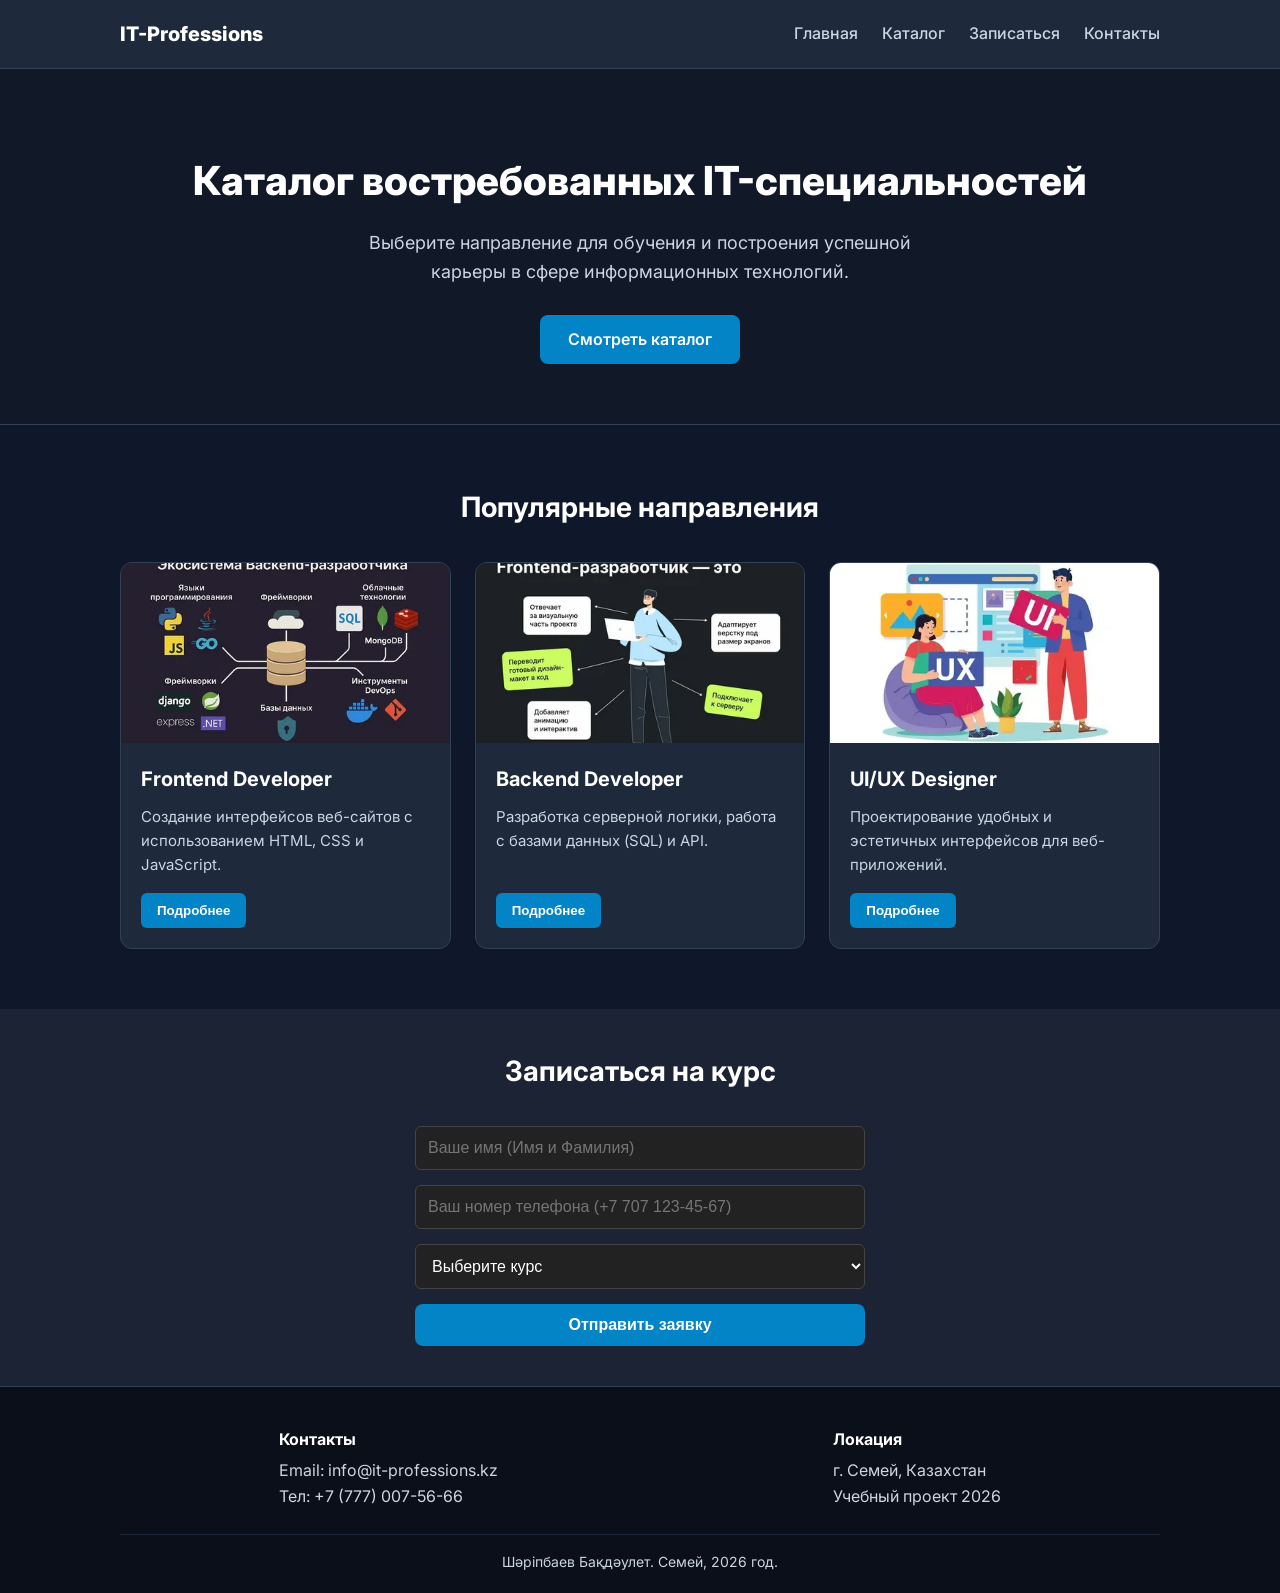
<file: index.html>
<!DOCTYPE html>
<html lang="ru">
<head>
  <meta charset="UTF-8">
  <meta name="viewport" content="width=device-width, initial-scale=1.0">
  <title>Каталог IT-профессий — Главная</title>
  <link rel="stylesheet" href="style.css">
</head>
<body>

  <!-- ШАПКА -->
  <header class="header">
    <div class="container header__inner">
      <a class="logo" href="index.html">IT-Professions</a>
      <nav>
        <ul>
          <li><a href="index.html">Главная</a></li>
          <li><a href="#catalog">Каталог</a></li>
          <li><a href="#apply">Записаться</a></li>
          <li><a href="#contacts">Контакты</a></li>
        </ul>
      </nav>
    </div>
  </header>

  <!-- ОБЛОЖКА -->
  <section class="hero">
    <div class="container">
      <h1>Каталог востребованных IT-специальностей</h1>
      <p>Выберите направление для обучения и построения успешной карьеры в сфере информационных технологий.</p>
      <a class="button" href="#catalog">Смотреть каталог</a>
    </div>
  </section>

  <!-- КАРТОЧКАЛАР -->
  <main>
    <section class="section" id="catalog">
      <div class="container">
        <h2>Популярные направления</h2>

        <div class="cards">

          <article class="card">
            <img src="1.webp" alt="Frontend Developer">
            <div class="card__body">
              <h3>Frontend Developer</h3>
              <p>Создание интерфейсов веб-сайтов с использованием HTML, CSS и JavaScript.</p>
              <button class="card-btn" onclick="openModal('modal-frontend')">Подробнее</button>
            </div>
          </article>

          <article class="card">
            <img src="2.webp" alt="Backend Developer">
            <div class="card__body">
              <h3>Backend Developer</h3>
              <p>Разработка серверной логики, работа с базами данных (SQL) и API.</p>
              <button class="card-btn" onclick="openModal('modal-backend')">Подробнее</button>
            </div>
          </article>

          <article class="card">
            <img src="3.webp" alt="UI/UX Designer">
            <div class="card__body">
              <h3>UI/UX Designer</h3>
              <p>Проектирование удобных и эстетичных интерфейсов для веб-приложений.</p>
              <button class="card-btn" onclick="openModal('modal-uiux')">Подробнее</button>
            </div>
          </article>

        </div>
      </div>
    </section>

    <!-- КУРСҚА ЖАЗЫЛУ ФОРМАСЫ -->
    <section class="section" id="apply" style="background-color: rgba(255, 255, 255, 0.05); padding: 40px 0;">
      <div class="container">
        <h2>Записаться на курс</h2>
        <form id="courseForm" style="max-width: 450px; margin: 0 auto; display: flex; flex-direction: column; gap: 15px;">
          <input type="text" id="studentName" placeholder="Ваше имя (Имя и Фамилия)" required style="padding: 12px; border-radius: 6px; border: 1px solid #444; background: #222; color: #fff; font-size: 16px;">
          
          <!-- ТЕЛЕФОН НОМЕРІ ӨРІСІ -->
          <input type="tel" id="studentPhone" placeholder="Ваш номер телефона (+7 707 123-45-67)" required style="padding: 12px; border-radius: 6px; border: 1px solid #444; background: #222; color: #fff; font-size: 16px;">

          <select id="selectedCourse" required style="padding: 12px; border-radius: 6px; border: 1px solid #444; background: #222; color: #fff; font-size: 16px;">
            <option value="" disabled selected>Выберите курс</option>
            <option value="Frontend Developer">Frontend Developer</option>
            <option value="Backend Developer">Backend Developer</option>
            <option value="UI/UX Designer">UI/UX Designer</option>
          </select>
          
          <button type="submit" class="button" style="cursor: pointer; font-size: 16px; border: none;">Отправить заявку</button>
        </form>
      </div>
    </section>
  </main>

  <!-- МОДАЛЬДІ ТЕРЕЗЕЛЕР -->
  <div id="modal-frontend" class="modal">
    <div class="modal-content">
      <span class="close-btn" onclick="closeModal('modal-frontend')">&times;</span>
      <h2>Frontend Developer</h2>
      <p class="modal-subtitle">Разработка пользовательских интерфейсов</p>
      <h4>Ключевые навыки:</h4>
      <ul>
        <li>HTML5, CSS3, JavaScript (ES6+)</li>
        <li>Фреймворки: React.js, Vue.js</li>
        <li>Адаптивная верстка</li>
      </ul>
      <h4>Средняя зарплата:</h4>
      <p class="salary">450 000 - 1 200 000 ₸</p>
    </div>
  </div>

  <div id="modal-backend" class="modal">
    <div class="modal-content">
      <span class="close-btn" onclick="closeModal('modal-backend')">&times;</span>
      <h2>Backend Developer</h2>
      <p class="modal-subtitle">Серверная логика и базы данных</p>
      <h4>Ключевые навыки:</h4>
      <ul>
        <li>Языки: Python, Node.js, Java</li>
        <li>Базы данных: PostgreSQL, MySQL</li>
        <li>Создание REST API</li>
      </ul>
      <h4>Средняя зарплата:</h4>
      <p class="salary">500 000 - 1 500 000 ₸</p>
    </div>
  </div>

  <div id="modal-uiux" class="modal">
    <div class="modal-content">
      <span class="close-btn" onclick="closeModal('modal-uiux')">&times;</span>
      <h2>UI/UX Designer</h2>
      <p class="modal-subtitle">Проектирование интерфейсов</p>
      <h4>Ключевые навыки:</h4>
      <ul>
        <li>Figma, Adobe XD</li>
        <li>Прототипирование и UX-исследования</li>
        <li>Дизайн-системы</li>
      </ul>
      <h4>Средняя зарплата:</h4>
      <p class="salary">400 000 - 1 000 000 ₸</p>
    </div>
  </div>

  <!-- КОНТАКТЫЛАР БӨЛІМІ (ФУТЕР) -->
  <footer class="footer" id="contacts">
    <div class="container">
      <div class="footer__contacts">
        <div>
          <h4>Контакты</h4>
          <p>Email: info@it-professions.kz</p>
          <p>Тел: +7 (777) 007-56-66</p>
        </div>
        <div>
          <h4>Локация</h4>
          <p>г. Семей, Казахстан</p>
          <p>Учебный проект 2026</p>
        </div>
      </div>
      <div class="footer__bottom">
        <p>Шәріпбаев Бақдәулет. Семей, 2026 год.</p>
      </div>
    </div>
  </footer>

  <script>
    function openModal(id) {
      document.getElementById(id).style.display = "flex";
    }
    function closeModal(id) {
      document.getElementById(id).style.display = "none";
    }
    window.onclick = function(event) {
      if (event.target.classList.contains('modal')) {
        event.target.style.display = "none";
      }
    }

    // Форманы Flask API бэкендке жіберу
    document.getElementById('courseForm').addEventListener('submit', async function(e) {
      e.preventDefault();
      
      const name = document.getElementById('studentName').value;
      const phone = document.getElementById('studentPhone').value;
      const course = document.getElementById('selectedCourse').value;
      
      try {
        // Толық URL мекенжайын көрсеттік (http://127.0.0.1:5000)
        const response = await fetch('http://127.0.0.1:5000/api/apply', {
          method: 'POST',
          headers: { 'Content-Type': 'application/json' },
          body: JSON.stringify({ name: name, phone: phone, course: course })
        });
        
        const result = await response.json();
        
        if (response.ok) {
          alert(result.message || "Заявка успешно отправлена!");
          this.reset();
        } else {
          alert("Ошибка: " + (result.message || "Не удалось отправить заявку"));
        }
      } catch (error) {
        console.warn("Локальный Flask-сервер недоступен. Режим резервной генерации SQL:");
        
        // Резервтік SQL сұранысына телефон өрісі қосылды
        const sqlQuery = `INSERT INTO CourseRequests (student_name, phone, selected_course) VALUES ('${name}', '${phone}', '${course}');`;
        
        alert(`Спасибо, ${name}! Ваша заявка на курс "${course}" принята.`);
        console.log("%cСгенерированный SQL-запрос для DBeaver:", "color: #00ff00; font-weight: bold; font-size: 14px;");
        console.log(sqlQuery);
        this.reset();
      }
    });
  </script>
</body>
</html>
</file>
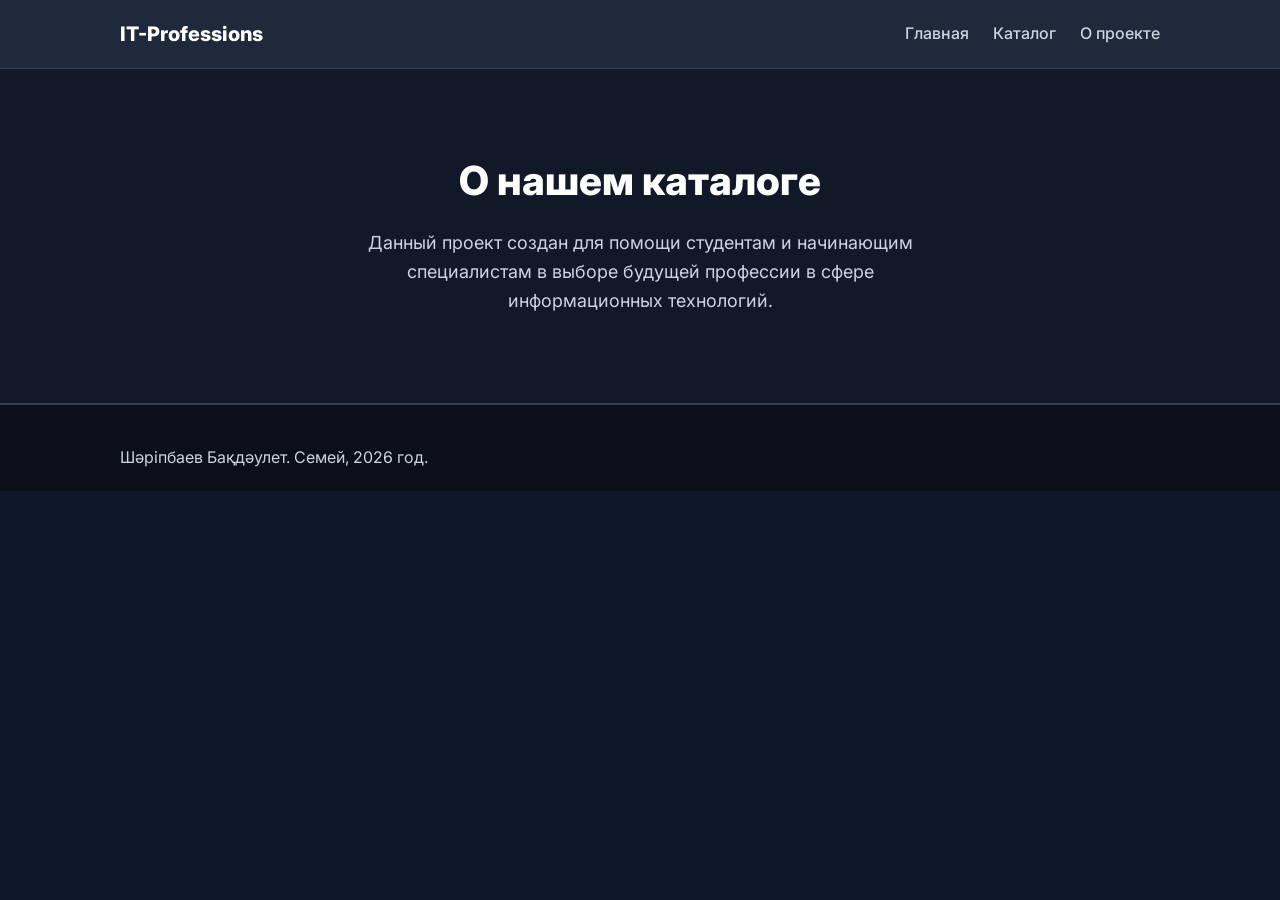
<file: about.html>
<!DOCTYPE html>
<html lang="ru">
<head>
  <meta charset="UTF-8">
  <meta name="viewport" content="width=device-width, initial-scale=1.0">
  <title>О проекте — IT Professions</title>
  <link rel="stylesheet" href="style.css">
</head>
<body>

  <header class="header">
    <div class="container header__inner">
      <a class="logo" href="index.html">IT-Professions</a>
      <nav>
        <ul>
          <li><a href="index.html">Главная</a></li>
          <li><a href="index.html#catalog">Каталог</a></li>
          <li><a href="about.html">О проекте</a></li>
        </ul>
      </nav>
    </div>
  </header>

  <section class="hero">
    <div class="container">
      <h1>О нашем каталоге</h1>
      <p>Данный проект создан для помощи студентам и начинающим специалистам в выборе будущей профессии в сфере информационных технологий.</p>
    </div>
  </section>

  <footer class="footer">
    <div class="container">
      <p>Шәріпбаев Бақдәулет. Семей, 2026 год.</p>
    </div>
  </footer>

</body>
</html>
</file>
<file: style.css>
@import url('https://fonts.googleapis.com/css2?family=Inter:wght@400;500;600;700;800&display=swap');

* {
  margin: 0;
  padding: 0;
  box-sizing: border-box;
}

:root {
  --bg-main: #0f172a;          /* Күңгірт фон */
  --bg-card: #1e293b;          /* Карточка фоны */
  --text-main: #ffffff;        /* Негізгі АҚ текст */
  --text-muted: #cbd5e1;       /* Анық көрінетін сұрғылт текст */
  --accent: #38bdf8;           /* Ашық көк неон */
  --accent-green: #4ade80;     /* Ашық жасыл */
  --border-color: #334155;
}

body {
  font-family: 'Inter', sans-serif;
  font-size: 16px;
  line-height: 1.6;
  color: var(--text-main);
  background: var(--bg-main);
}

img {
  max-width: 100%;
  display: block;
}

.container {
  max-width: 1080px;
  margin: 0 auto;
  padding: 0 20px;
}

/* --- ШАПКА --- */
.header {
  background: #1e293b;
  border-bottom: 1px solid var(--border-color);
  padding: 18px 0;
  position: sticky;
  top: 0;
  z-index: 100;
}

.header__inner {
  display: flex;
  justify-content: space-between;
  align-items: center;
}

.logo {
  font-size: 20px;
  font-weight: 800;
  color: #ffffff;
  text-decoration: none;
}

.header nav ul {
  display: flex;
  gap: 24px;
  list-style: none;
}

.header nav a {
  text-decoration: none;
  color: var(--text-muted);
  font-weight: 500;
}

.header nav a:hover {
  color: var(--accent);
}

/* --- HERO --- */
.hero {
  padding: 80px 0 60px 0;
  text-align: center;
  background: #111827;
  border-bottom: 1px solid var(--border-color);
}

.hero h1 {
  font-size: 40px;
  font-weight: 800;
  color: #ffffff;
  margin-bottom: 16px;
}

.hero p {
  color: var(--text-muted);
  font-size: 18px;
  max-width: 600px;
  margin: 0 auto 28px auto;
}

.button {
  display: inline-block;
  background: #0284c7;
  color: #ffffff;
  font-weight: 600;
  padding: 12px 28px;
  border-radius: 8px;
  text-decoration: none;
}

.button:hover {
  background: #0369a1;
}

/* --- КАРТОЧКАЛАР --- */
.section {
  padding: 60px 0;
}

.section h2 {
  font-size: 28px;
  color: #ffffff;
  margin-bottom: 32px;
  text-align: center;
}

.cards {
  display: grid;
  grid-template-columns: repeat(3, 1fr);
  gap: 24px;
}

.card {
  background: var(--bg-card);
  border: 1px solid var(--border-color);
  border-radius: 12px;
  overflow: hidden;
  display: flex;
  flex-direction: column;
}

.card img {
  width: 100%;
  height: 180px;
  object-fit: cover;
}

.card__body {
  padding: 20px;
  display: flex;
  flex-direction: column;
  flex-grow: 1;
}

.card h3 {
  font-size: 20px;
  color: #ffffff;
  margin-bottom: 10px;
}

.card p {
  color: var(--text-muted);
  font-size: 15px;
  margin-bottom: 16px;
  flex-grow: 1;
}

.card-btn {
  background: #0284c7;
  color: #ffffff;
  border: none;
  padding: 10px 16px;
  border-radius: 6px;
  font-weight: 600;
  cursor: pointer;
  align-self: flex-start;
}

.card-btn:hover {
  background: #0369a1;
}

/* --- МОДАЛЬ ТЕРЕЗЕ (АП-АНЫҚ ТЕКСТ) --- */
.modal {
  display: none;
  position: fixed;
  z-index: 1000;
  left: 0;
  top: 0;
  width: 100%;
  height: 100%;
  background-color: rgba(0, 0, 0, 0.75); /* Өте қараңғы затеннение */
  justify-content: center;
  align-items: center;
}

.modal-content {
  background: #1e293b;                  /* Карточка фоны */
  border: 2px solid var(--accent);      /* Көк рамка */
  border-radius: 16px;
  padding: 28px;
  width: 90%;
  max-width: 480px;
  box-shadow: 0 20px 25px -5px rgba(0, 0, 0, 0.5);
  position: relative;
  color: #ffffff;                        /* ТЕКСТ ТӨЛЫҒЫМЕН АҚ */
}

.close-btn {
  position: absolute;
  top: 12px;
  right: 18px;
  color: #ffffff;
  font-size: 28px;
  font-weight: bold;
  cursor: pointer;
}

.modal-subtitle {
  color: var(--accent);
  font-size: 15px;
  font-weight: 600;
  margin-bottom: 12px;
}

.modal h4 {
  margin-top: 16px;
  margin-bottom: 8px;
  color: #ffffff;
  font-size: 16px;
}

.modal ul {
  padding-left: 20px;
  color: #f1f5f9;                       /* Өте анық ақ-сұр текст */
  font-size: 15px;
  margin-bottom: 12px;
}

.salary {
  font-size: 20px;
  font-weight: 800;
  color: var(--accent-green);            /* Анық жасыл ақша тексті */
}

/* --- КОНТАКТЫ МЕН ФУТЕР --- */
.footer {
  background: #0b0f19;
  border-top: 1px solid var(--border-color);
  color: var(--text-muted);
  padding: 40px 0 20px 0;
}

.footer__contacts {
  display: flex;
  justify-content: space-around;
  margin-bottom: 24px;
  flex-wrap: wrap;
  gap: 16px;
}

.footer__contacts div h4 {
  color: #ffffff;
  margin-bottom: 6px;
}

.footer__bottom {
  text-align: center;
  border-top: 1px solid #1e293b;
  padding-top: 16px;
  font-size: 14px;
}

@media (max-width: 768px) {
  .cards { grid-template-columns: 1fr; }
  .header__inner { flex-direction: column; gap: 12px; }
}
</file>
